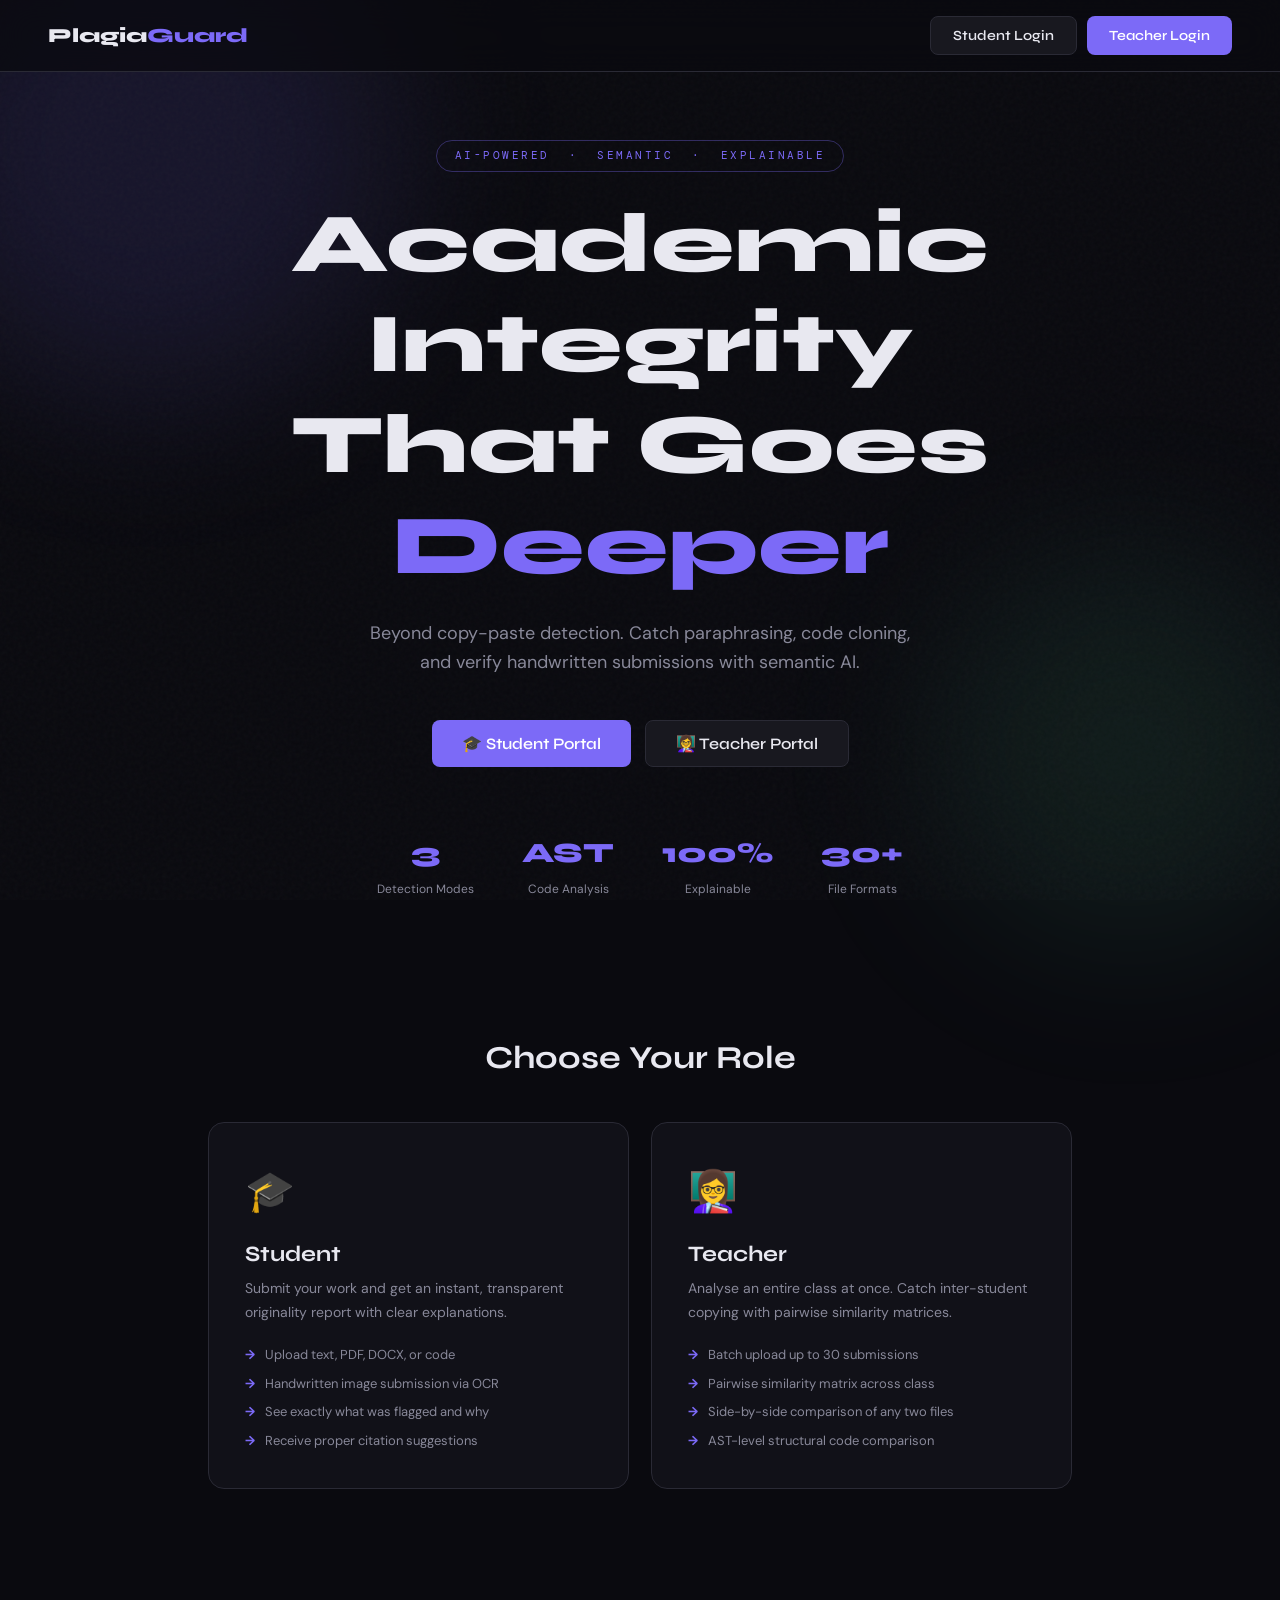
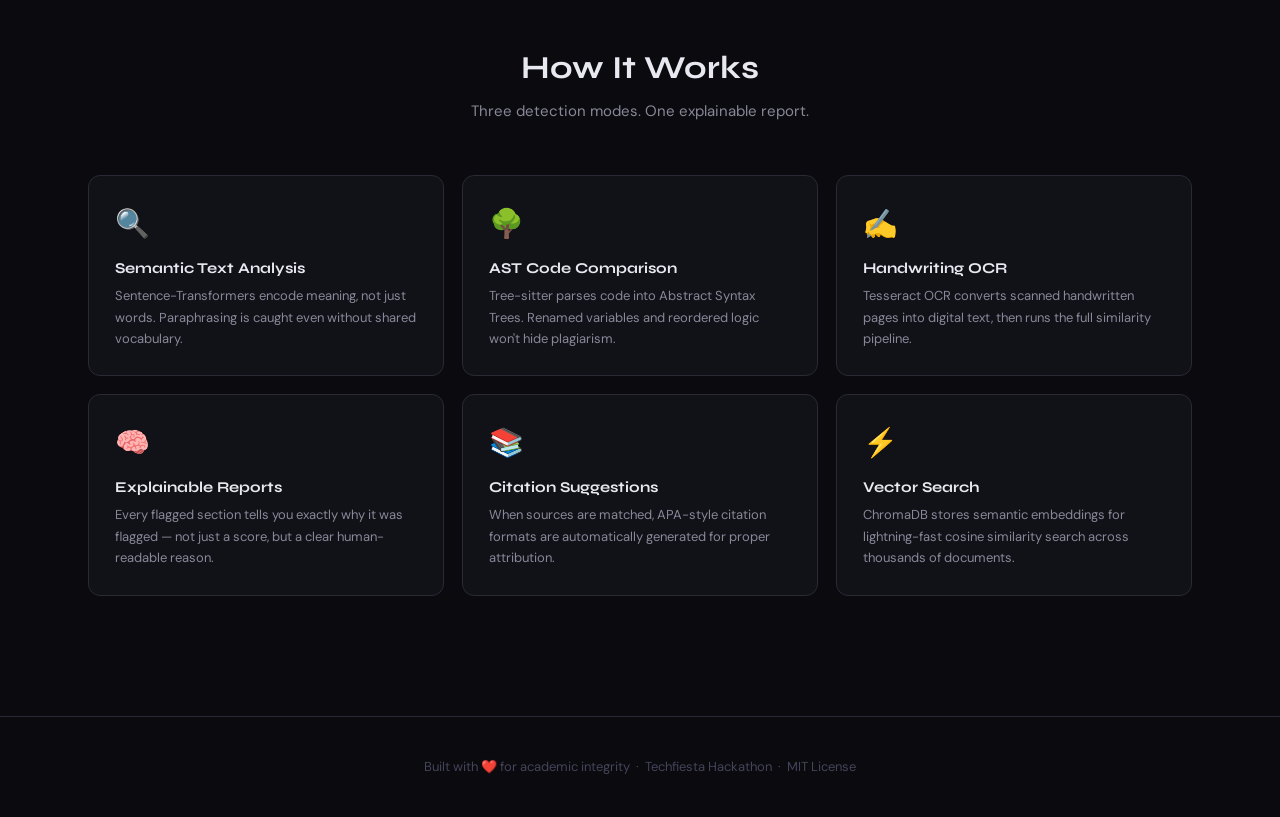
<file: frontend/index.html>
<!DOCTYPE html>
<html lang="en">
<head>
<meta charset="UTF-8"/>
<meta name="viewport" content="width=device-width, initial-scale=1.0"/>
<title>PlagiaGuard — AI Plagiarism Detector</title>
<link rel="stylesheet" href="assets/css/common.css"/>
<style>
body { overflow-x: hidden; }
.noise { position: fixed; inset: 0; pointer-events: none; z-index: 0; opacity: 0.03; background-image: url("data:image/svg+xml,%3Csvg viewBox='0 0 256 256' xmlns='http://www.w3.org/2000/svg'%3E%3Cfilter id='noise'%3E%3CfeTurbulence type='fractalNoise' baseFrequency='0.9' numOctaves='4' stitchTiles='stitch'/%3E%3C/filter%3E%3Crect width='100%25' height='100%25' filter='url(%23noise)'/%3E%3C/svg%3E"); }
.orb { position: fixed; border-radius: 50%; filter: blur(80px); pointer-events: none; z-index: 0; }
.orb1 { width: 500px; height: 500px; background: rgba(124,106,247,0.12); top: -100px; left: -100px; }
.orb2 { width: 400px; height: 400px; background: rgba(93,224,166,0.08); bottom: -50px; right: -50px; }
nav { position: fixed; top: 0; left: 0; right: 0; z-index: 100; display: flex; align-items: center; justify-content: space-between; padding: 16px 48px; backdrop-filter: blur(16px); background: rgba(10,10,15,0.75); border-bottom: 1px solid var(--border); }
.logo { font-family: var(--font-display); font-size: 20px; font-weight: 800; color: var(--text); }
.logo span { color: var(--accent); }
.nav-btns { display: flex; gap: 10px; }
main { position: relative; z-index: 1; padding-top: 80px; }
.hero { min-height: 92vh; display: flex; flex-direction: column; align-items: center; justify-content: center; text-align: center; padding: 60px 24px; }
.kicker { font-family: var(--font-mono); font-size: 11px; letter-spacing: 2.5px; text-transform: uppercase; color: var(--accent); margin-bottom: 22px; padding: 6px 18px; border: 1px solid rgba(124,106,247,0.35); border-radius: 20px; display: inline-block; }
.hero h1 { font-size: clamp(40px, 7vw, 84px); font-weight: 800; margin-bottom: 22px; max-width: 900px; }
.hero h1 em { font-style: normal; color: var(--accent); }
.hero p { font-size: 18px; color: var(--text-dim); max-width: 540px; margin-bottom: 44px; }
.hero-ctas { display: flex; gap: 14px; flex-wrap: wrap; justify-content: center; }
.stats { display: flex; gap: 48px; justify-content: center; margin-top: 64px; }
.stat { text-align: center; }
.stat-num { font-family: var(--font-display); font-size: 28px; font-weight: 800; color: var(--accent); }
.stat-lbl { font-size: 12px; color: var(--text-dim); margin-top: 4px; }
.roles { padding: 80px 48px; max-width: 960px; margin: 0 auto; }
.roles h2 { text-align: center; font-size: 32px; margin-bottom: 44px; }
.roles-grid { display: grid; grid-template-columns: 1fr 1fr; gap: 22px; }
.role-card { background: var(--surface); border: 1px solid var(--border); border-radius: 16px; padding: 36px; cursor: pointer; transition: all 0.25s; text-decoration: none; color: var(--text); display: block; }
.role-card:hover { border-color: var(--accent); transform: translateY(-5px); box-shadow: 0 12px 40px rgba(124,106,247,0.18); color: var(--text); }
.role-icon { font-size: 40px; margin-bottom: 18px; }
.role-card h3 { font-size: 22px; margin-bottom: 10px; }
.role-card p { color: var(--text-dim); font-size: 14px; margin-bottom: 20px; line-height: 1.7; }
.role-features { list-style: none; display: flex; flex-direction: column; gap: 8px; }
.role-features li { font-size: 13px; color: var(--text-dim); display: flex; align-items: center; gap: 10px; }
.role-features li::before { content: "→"; color: var(--accent); font-weight: bold; flex-shrink: 0; }
.features { padding: 80px 48px; max-width: 1200px; margin: 0 auto; }
.features h2 { text-align: center; font-size: 32px; margin-bottom: 12px; }
.features-sub { text-align: center; color: var(--text-dim); margin-bottom: 52px; }
.features-grid { display: grid; grid-template-columns: repeat(3,1fr); gap: 18px; }
.feat { background: var(--surface); border: 1px solid var(--border); border-radius: var(--radius); padding: 26px; transition: border-color 0.2s; }
.feat:hover { border-color: var(--border-bright); }
.feat-icon { font-size: 28px; margin-bottom: 12px; }
.feat h4 { font-size: 15px; margin-bottom: 8px; }
.feat p { font-size: 13px; color: var(--text-dim); line-height: 1.65; }
.modal-overlay { display: none; position: fixed; inset: 0; z-index: 200; background: rgba(0,0,0,0.72); backdrop-filter: blur(6px); align-items: center; justify-content: center; }
.modal-overlay.active { display: flex; }
.modal { background: var(--surface); border: 1px solid var(--border); border-radius: 18px; padding: 40px; width: 100%; max-width: 420px; animation: mIn 0.22s ease; position: relative; }
@keyframes mIn { from{transform:scale(0.93);opacity:0} to{transform:scale(1);opacity:1} }
.modal h2 { font-size: 24px; margin-bottom: 6px; }
.modal-sub { color: var(--text-dim); font-size: 14px; margin-bottom: 26px; }
.form-group { margin-bottom: 14px; }
.form-group label { display: block; font-size: 12px; color: var(--text-dim); margin-bottom: 6px; font-weight: 500; text-transform: uppercase; letter-spacing: 0.5px; }
.rtabs { display: flex; gap: 8px; margin-bottom: 22px; }
.rtab { flex: 1; padding: 9px; border-radius: var(--radius-sm); border: 1px solid var(--border); background: var(--surface2); color: var(--text-dim); cursor: pointer; font-family: var(--font-display); font-size: 13px; font-weight: 600; transition: all 0.2s; }
.rtab.active { border-color: var(--accent); color: var(--accent); background: rgba(124,106,247,0.08); }
.demo-hint { background: var(--surface2); border: 1px solid var(--border); border-radius: var(--radius-sm); padding: 12px 14px; font-size: 11px; color: var(--text-dim); font-family: var(--font-mono); margin-top: 14px; line-height: 1.8; }
.demo-hint strong { color: var(--accent2); }
.modal-close { position: absolute; top: 14px; right: 18px; background: none; border: none; color: var(--text-dim); font-size: 22px; cursor: pointer; line-height: 1; }
.err-msg { font-size: 12px; color: var(--accent3); margin-top: 10px; display: none; }
footer { text-align: center; padding: 40px; color: var(--text-dimmer); font-size: 13px; border-top: 1px solid var(--border); margin-top: 40px; }
@media(max-width:768px){ nav{padding:14px 20px;} .roles-grid,.features-grid{grid-template-columns:1fr;} .roles,.features{padding:50px 20px;} .stats{gap:24px;} }
</style>
</head>
<body>
<div class="noise"></div>
<div class="orb orb1"></div>
<div class="orb orb2"></div>

<nav>
  <div class="logo">Plagia<span>Guard</span></div>
  <div class="nav-btns">
    <button class="btn btn-secondary" onclick="openLogin('student')">Student Login</button>
    <button class="btn btn-primary" onclick="openLogin('teacher')">Teacher Login</button>
  </div>
</nav>

<main>
  <section class="hero">
    <div class="kicker">AI-Powered &nbsp;·&nbsp; Semantic &nbsp;·&nbsp; Explainable</div>
    <h1>Academic Integrity<br/>That Goes <em>Deeper</em></h1>
    <p>Beyond copy-paste detection. Catch paraphrasing, code cloning, and verify handwritten submissions with semantic AI.</p>
    <div class="hero-ctas">
      <button class="btn btn-primary btn-lg" onclick="openLogin('student')">🎓 Student Portal</button>
      <button class="btn btn-secondary btn-lg" onclick="openLogin('teacher')">👩‍🏫 Teacher Portal</button>
    </div>
    <div class="stats">
      <div class="stat"><div class="stat-num">3</div><div class="stat-lbl">Detection Modes</div></div>
      <div class="stat"><div class="stat-num">AST</div><div class="stat-lbl">Code Analysis</div></div>
      <div class="stat"><div class="stat-num">100%</div><div class="stat-lbl">Explainable</div></div>
      <div class="stat"><div class="stat-num">30+</div><div class="stat-lbl">File Formats</div></div>
    </div>
  </section>

  <section class="roles">
    <h2>Choose Your Role</h2>
    <div class="roles-grid">
      <a class="role-card" href="#" onclick="openLogin('student');return false;">
        <div class="role-icon">🎓</div>
        <h3>Student</h3>
        <p>Submit your work and get an instant, transparent originality report with clear explanations.</p>
        <ul class="role-features">
          <li>Upload text, PDF, DOCX, or code</li>
          <li>Handwritten image submission via OCR</li>
          <li>See exactly what was flagged and why</li>
          <li>Receive proper citation suggestions</li>
        </ul>
      </a>
      <a class="role-card" href="#" onclick="openLogin('teacher');return false;">
        <div class="role-icon">👩‍🏫</div>
        <h3>Teacher</h3>
        <p>Analyse an entire class at once. Catch inter-student copying with pairwise similarity matrices.</p>
        <ul class="role-features">
          <li>Batch upload up to 30 submissions</li>
          <li>Pairwise similarity matrix across class</li>
          <li>Side-by-side comparison of any two files</li>
          <li>AST-level structural code comparison</li>
        </ul>
      </a>
    </div>
  </section>

  <section class="features">
    <h2>How It Works</h2>
    <p class="features-sub">Three detection modes. One explainable report.</p>
    <div class="features-grid">
      <div class="feat"><div class="feat-icon">🔍</div><h4>Semantic Text Analysis</h4><p>Sentence-Transformers encode meaning, not just words. Paraphrasing is caught even without shared vocabulary.</p></div>
      <div class="feat"><div class="feat-icon">🌳</div><h4>AST Code Comparison</h4><p>Tree-sitter parses code into Abstract Syntax Trees. Renamed variables and reordered logic won't hide plagiarism.</p></div>
      <div class="feat"><div class="feat-icon">✍️</div><h4>Handwriting OCR</h4><p>Tesseract OCR converts scanned handwritten pages into digital text, then runs the full similarity pipeline.</p></div>
      <div class="feat"><div class="feat-icon">🧠</div><h4>Explainable Reports</h4><p>Every flagged section tells you exactly why it was flagged — not just a score, but a clear human-readable reason.</p></div>
      <div class="feat"><div class="feat-icon">📚</div><h4>Citation Suggestions</h4><p>When sources are matched, APA-style citation formats are automatically generated for proper attribution.</p></div>
      <div class="feat"><div class="feat-icon">⚡</div><h4>Vector Search</h4><p>ChromaDB stores semantic embeddings for lightning-fast cosine similarity search across thousands of documents.</p></div>
    </div>
  </section>
</main>

<footer>Built with ❤️ for academic integrity &nbsp;·&nbsp; Techfiesta Hackathon &nbsp;·&nbsp; MIT License</footer>

<div class="modal-overlay" id="loginModal">
  <div class="modal">
    <button class="modal-close" onclick="closeModal()">✕</button>
    <h2 id="modalTitle">Welcome Back</h2>
    <p class="modal-sub" id="modalSub">Sign in to access your dashboard</p>
    <div class="rtabs">
      <button class="rtab" id="tab-student" onclick="setRole('student')">🎓 Student</button>
      <button class="rtab" id="tab-teacher" onclick="setRole('teacher')">👩‍🏫 Teacher</button>
    </div>
    <div class="form-group" id="groupFullName" style="display: none;">
      <label>Full Name</label>
      <input type="text" id="regFullName" placeholder="Enter your full name" autocomplete="name"/>
    </div>
    <div class="form-group" id="groupUsername" style="display: none;">
      <label>Username</label>
      <input type="text" id="regUsername" placeholder="Enter username (letters, numbers, dots, underscores)" autocomplete="username"/>
    </div>
    <div class="form-group">
      <label>Email</label>
      <input type="email" id="loginUser" placeholder="Enter your email" autocomplete="email"/>
    </div>
    <div class="form-group">
      <label>Password</label>
      <input type="password" id="loginPass" placeholder="Enter password" autocomplete="current-password"/>
    </div>
    <div class="err-msg" id="errMsg"></div>
    <button class="btn btn-primary" style="width:100%;justify-content:center;margin-top:10px;" id="loginBtn" onclick="handleSubmit()">Sign In</button>
    <p class="modal-toggle-text" style="text-align: center; margin-top: 15px; font-size: 13px; color: var(--text-dim);">
      <span id="toggleMessage">Don't have an account?</span> 
      <a href="#" id="toggleLink" onclick="toggleAuthMode(); return false;" style="font-weight: 600;">Register</a>
    </p>
  </div>
</div>

<script src="assets/js/config.js"></script>
<script>
const API = CONFIG.API_BASE_URL;
let selRole = "student";
let isLoginMode = true;

function openLogin(role) {
  selRole = role; setRole(role);
  isLoginMode = true;
  
  document.getElementById("modalTitle").textContent = "Welcome Back";
  document.getElementById("modalSub").textContent = "Sign in to access your dashboard";
  document.getElementById("groupFullName").style.display = "none";
  document.getElementById("groupUsername").style.display = "none";
  document.getElementById("loginBtn").textContent = "Sign In";
  document.getElementById("toggleMessage").textContent = "Don't have an account?";
  document.getElementById("toggleLink").textContent = "Register";
  document.getElementById("errMsg").style.display = "none";

  document.getElementById("loginModal").classList.add("active");
  setTimeout(() => document.getElementById("loginUser").focus(), 100);
}

function closeModal() { document.getElementById("loginModal").classList.remove("active"); }

function setRole(r) {
  selRole = r;
  document.getElementById("tab-student").classList.toggle("active", r === "student");
  document.getElementById("tab-teacher").classList.toggle("active", r === "teacher");
}

function toggleAuthMode() {
  isLoginMode = !isLoginMode;
  const title = document.getElementById("modalTitle");
  const sub = document.getElementById("modalSub");
  const grpFullName = document.getElementById("groupFullName");
  const grpUsername = document.getElementById("groupUsername");
  const btn = document.getElementById("loginBtn");
  const toggleMsg = document.getElementById("toggleMessage");
  const toggleLink = document.getElementById("toggleLink");
  const err = document.getElementById("errMsg");
  err.style.display = "none";

  if (isLoginMode) {
    title.textContent = "Welcome Back";
    sub.textContent = "Sign in to access your dashboard";
    grpFullName.style.display = "none";
    grpUsername.style.display = "none";
    btn.textContent = "Sign In";
    toggleMsg.textContent = "Don't have an account?";
    toggleLink.textContent = "Register";
  } else {
    title.textContent = "Create Account";
    sub.textContent = "Get started with your plagiarism analysis";
    grpFullName.style.display = "block";
    grpUsername.style.display = "block";
    btn.textContent = "Create Account";
    toggleMsg.textContent = "Already have an account?";
    toggleLink.textContent = "Sign In";
  }
}

// Event Listeners for enter keys
document.getElementById("loginPass").addEventListener("keydown", e => { if(e.key==="Enter") handleSubmit(); });
document.getElementById("loginUser").addEventListener("keydown", e => { if(e.key==="Enter") handleSubmit(); });
document.getElementById("regFullName").addEventListener("keydown", e => { if(e.key==="Enter") handleSubmit(); });
document.getElementById("regUsername").addEventListener("keydown", e => { if(e.key==="Enter") handleSubmit(); });

document.getElementById("loginModal").addEventListener("click", e => { if(e.target===e.currentTarget) closeModal(); });

async function handleSubmit() {
  if (isLoginMode) {
    await doLogin();
  } else {
    await doRegister();
  }
}

async function doLogin() {
  const username = document.getElementById("loginUser").value.trim();
  const password = document.getElementById("loginPass").value;
  const btn = document.getElementById("loginBtn");
  const err = document.getElementById("errMsg");
  err.style.display = "none";
  if (!username || !password) { showErr("Please enter your email and password."); return; }
  btn.disabled = true;
  btn.innerHTML = '<span class="spinner"></span>&nbsp;Signing in...';
  try {
    const res = await fetch(API + "/auth/login", {
      method: "POST", headers: {"Content-Type":"application/json"},
      body: JSON.stringify({email: username, password})
    });
    const data = await res.json();
    if (!res.ok) { showErr(data.detail || "Login failed."); return; }
    localStorage.setItem("pg_token", data.access_token);
    localStorage.setItem("pg_role",  data.role);
    localStorage.setItem("pg_name",  data.full_name);
    showToast("Welcome, " + data.full_name + "!", "success");
    setTimeout(() => {
      window.location.href = data.role === "teacher"
        ? "teacher-dashboard/index.html"
        : "student-dashboard/index.html";
    }, 700);
  } catch(e) {
    showErr("Cannot reach server. Is the backend running on port 8000 and is the frontend served from an allowed origin?");
  } finally {
    btn.disabled = false; btn.innerHTML = isLoginMode ? "Sign In" : "Create Account";
  }
}

async function doRegister() {
  const fullName = document.getElementById("regFullName").value.trim();
  const username = document.getElementById("regUsername").value.trim();
  const email = document.getElementById("loginUser").value.trim();
  const password = document.getElementById("loginPass").value;
  const btn = document.getElementById("loginBtn");
  const err = document.getElementById("errMsg");
  err.style.display = "none";

  if (!fullName || !username || !email || !password) { showErr("Please fill in all fields."); return; }
  if (fullName.length < 2) { showErr("Full name must be at least 2 characters."); return; }
  if (username.length < 3) { showErr("Username must be at least 3 characters."); return; }
  
  const usernameRegex = /^[A-Za-z0-9_.-]+$/;
  if (!usernameRegex.test(username)) {
    showErr("Username can only contain letters, numbers, dots, hyphens, and underscores.");
    return;
  }
  if (password.length < 8) { showErr("Password must be at least 8 characters."); return; }

  btn.disabled = true;
  btn.innerHTML = '<span class="spinner"></span>&nbsp;Registering...';
  try {
    const res = await fetch(API + "/auth/register", {
      method: "POST", headers: {"Content-Type":"application/json"},
      body: JSON.stringify({
        full_name: fullName,
        username: username,
        email: email,
        password: password,
        role: selRole
      })
    });
    const data = await res.json();
    if (!res.ok) { showErr(data.detail || "Registration failed."); return; }
    localStorage.setItem("pg_token", data.access_token);
    localStorage.setItem("pg_role",  data.role);
    localStorage.setItem("pg_name",  data.full_name);
    showToast("Registration successful! Welcome, " + data.full_name + "!", "success");
    setTimeout(() => {
      window.location.href = data.role === "teacher"
        ? "teacher-dashboard/index.html"
        : "student-dashboard/index.html";
    }, 700);
  } catch(e) {
    showErr("Cannot reach server. Is the backend running on port 8000?");
  } finally {
    btn.disabled = false; btn.innerHTML = isLoginMode ? "Sign In" : "Create Account";
  }
}

function showErr(msg) {
  const el = document.getElementById("errMsg");
  el.textContent = msg; el.style.display = "block";
}
function showToast(msg, type="info") {
  const t = document.createElement("div");
  t.className = "toast toast-" + type; t.textContent = msg;
  document.body.appendChild(t); setTimeout(() => t.remove(), 3200);
}
</script>
</body>
</html>
</file>
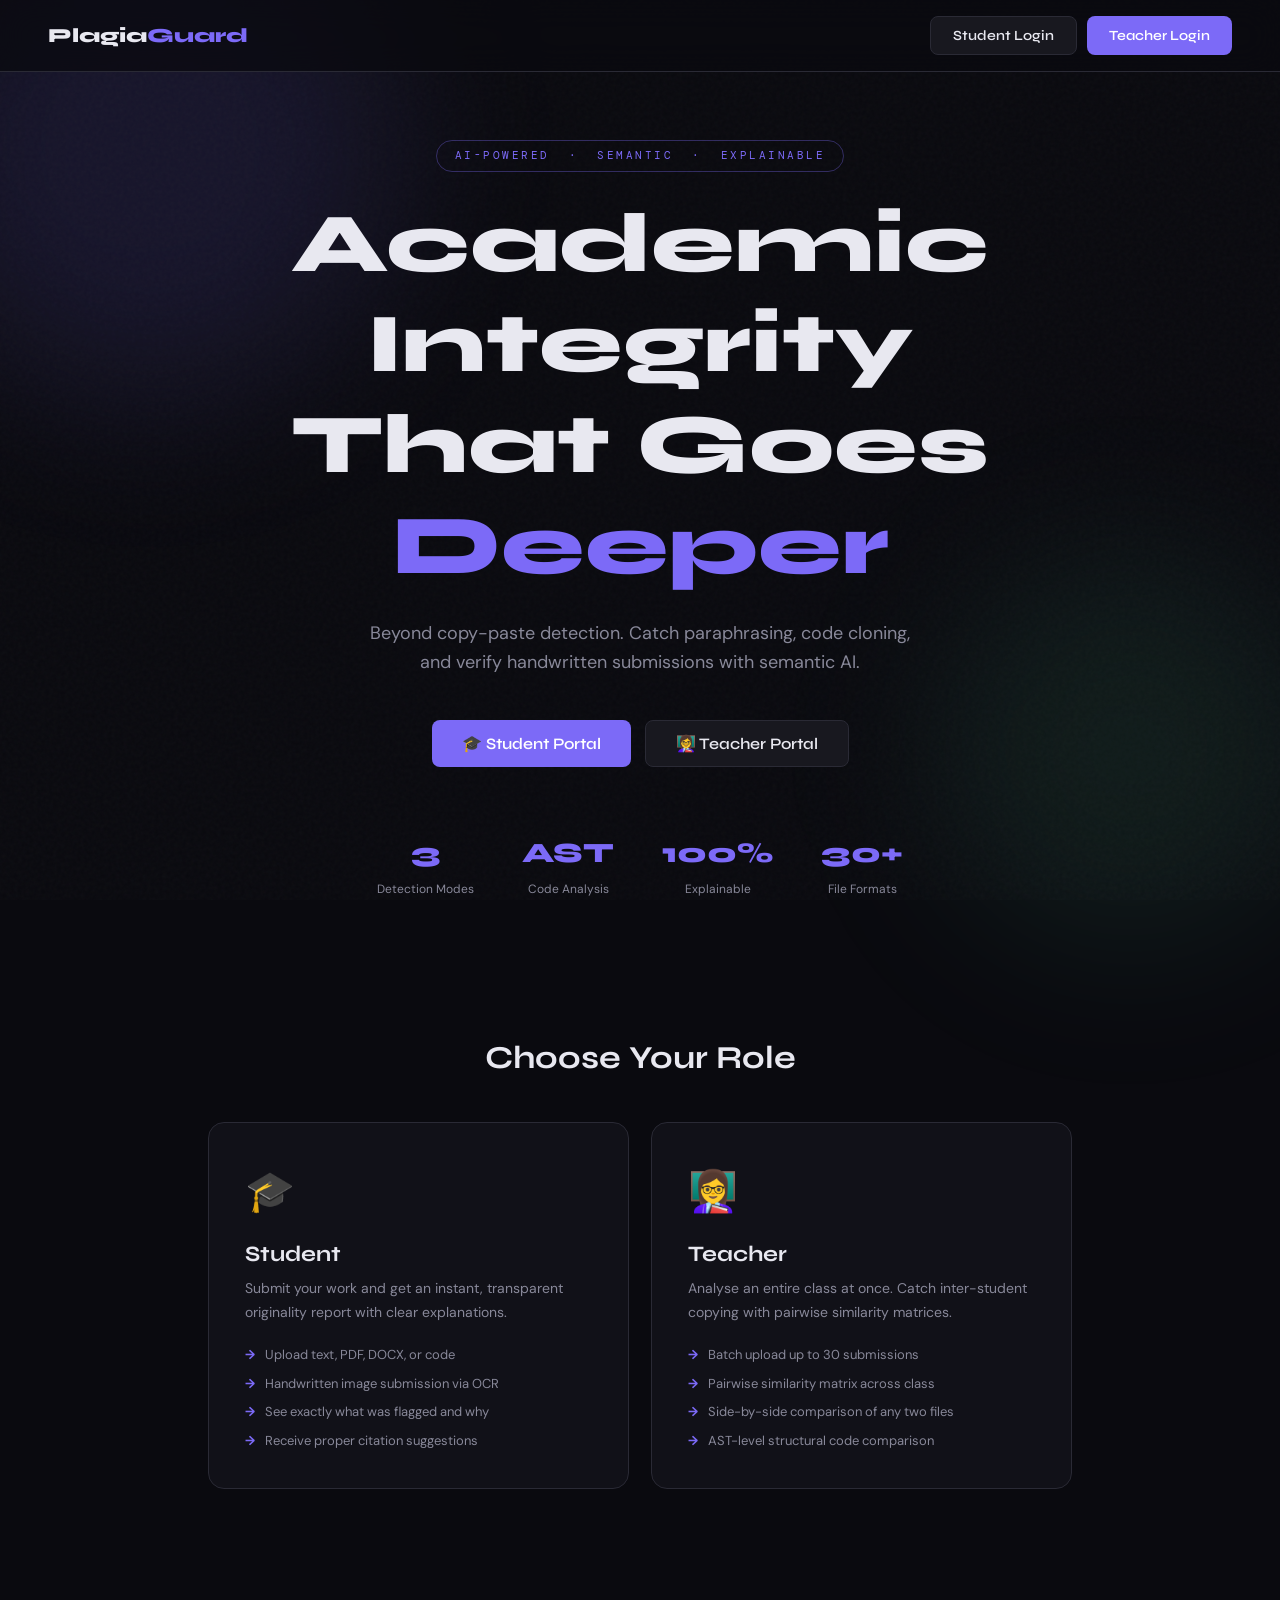
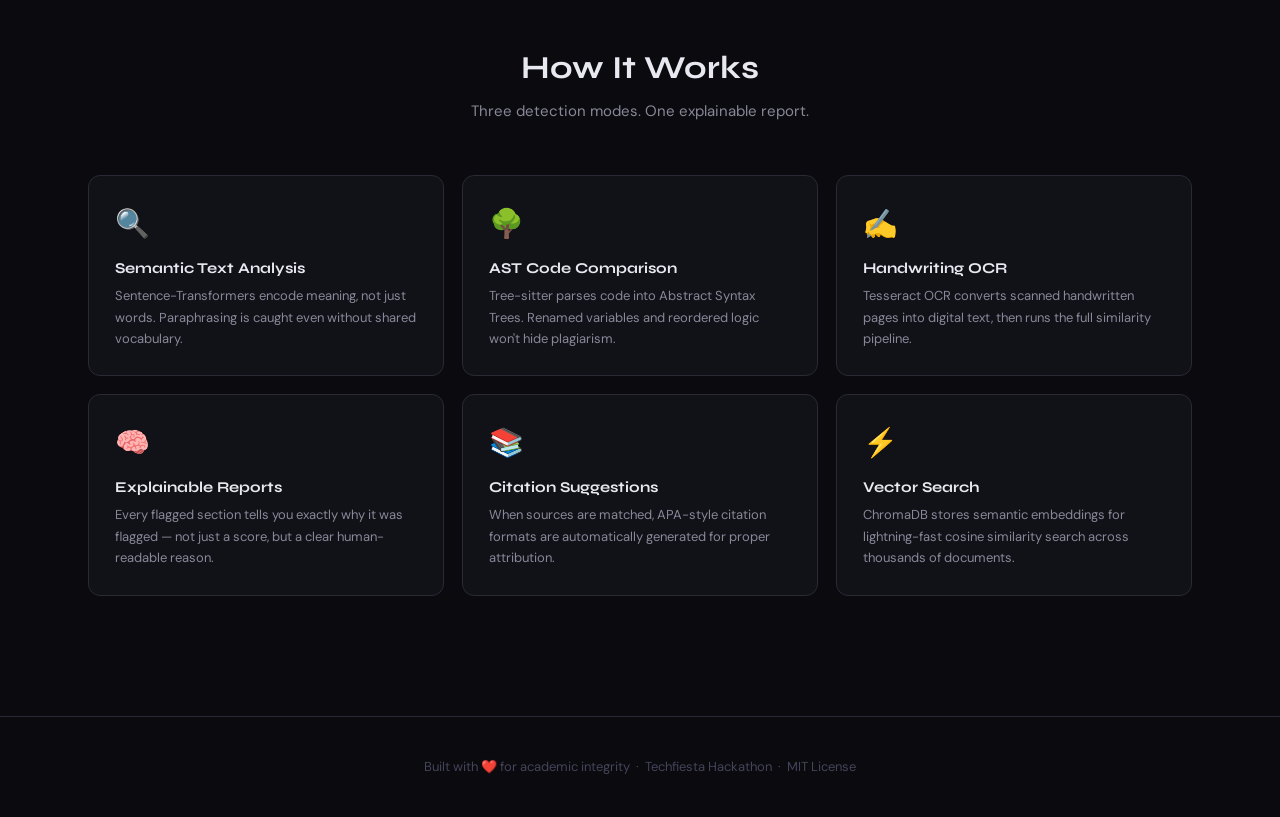
<file: frontend/student-dashboard/index.html>
<!DOCTYPE html>
<html lang="en">
<head>
<meta charset="UTF-8"/>
<meta name="viewport" content="width=device-width, initial-scale=1.0"/>
<title>Student Dashboard — PlagiaGuard</title>
<link rel="stylesheet" href="../assets/css/common.css"/>
<style>
.layout { display: flex; min-height: 100vh; }
.sidebar { width: 240px; flex-shrink: 0; background: var(--surface); border-right: 1px solid var(--border); padding: 24px 0; display: flex; flex-direction: column; position: fixed; top:0; bottom:0; left:0; z-index:50; }
.sidebar-logo { padding: 0 24px 24px; border-bottom: 1px solid var(--border); margin-bottom: 16px; }
.sidebar-logo a { font-family: var(--font-display); font-size: 18px; font-weight: 800; color: var(--text); text-decoration:none; }
.sidebar-logo a span { color: var(--accent); }
.sidebar-user { padding: 12px 20px; margin-bottom: 8px; }
.sidebar-user .u-name { font-size: 14px; font-weight: 600; }
.sidebar-user .u-role { font-size: 11px; color: var(--text-dim); }
.nav-item { display: flex; align-items: center; gap: 10px; padding: 10px 20px; color: var(--text-dim); font-size: 14px; cursor: pointer; transition: all 0.15s; border-left: 3px solid transparent; }
.nav-item:hover { color: var(--text); background: var(--surface2); }
.nav-item.active { color: var(--accent); border-left-color: var(--accent); background: rgba(124,106,247,0.06); }
.nav-icon { font-size: 18px; width: 22px; text-align: center; }
.sidebar-bottom { margin-top: auto; padding: 16px 20px; border-top: 1px solid var(--border); }
.content { margin-left: 240px; flex: 1; padding: 32px 36px; min-height: 100vh; }
.page-header { margin-bottom: 28px; }
.page-header h1 { font-size: 28px; }
.page-header p { color: var(--text-dim); font-size: 14px; margin-top: 4px; }
.tab-panel { display: none; }
.tab-panel.active { display: block; }
.upload-zone { border: 2px dashed var(--border); border-radius: var(--radius); padding: 48px 24px; text-align: center; cursor: pointer; transition: all 0.2s; background: var(--surface); }
.upload-zone:hover, .upload-zone.drag-over { border-color: var(--accent); background: rgba(124,106,247,0.05); }
.upload-zone input { display: none; }
.upload-icon { font-size: 40px; margin-bottom: 14px; }
.upload-zone h3 { font-size: 17px; margin-bottom: 6px; }
.upload-zone p { font-size: 13px; color: var(--text-dim); }
.file-types { display: flex; gap: 6px; justify-content: center; flex-wrap: wrap; margin-top: 14px; }
.form-group { margin-bottom: 16px; }
.form-group label { display: block; font-size: 12px; color: var(--text-dim); margin-bottom: 6px; text-transform: uppercase; letter-spacing: 0.5px; font-weight: 500; }
.char-count { font-size: 11px; color: var(--text-dimmer); text-align: right; margin-top: 4px; font-family: var(--font-mono); }
.result-panel { display: none; margin-top: 28px; }
.result-panel.show { display: block; animation: fadeIn 0.35s ease; }
@keyframes fadeIn { from{opacity:0;transform:translateY(12px)} to{opacity:1;transform:translateY(0)} }
.result-header { display: flex; align-items: center; gap: 24px; background: var(--surface); border: 1px solid var(--border); border-radius: var(--radius); padding: 24px 28px; margin-bottom: 20px; flex-wrap: wrap; }
.score-big { text-align: center; }
.score-num { font-family: var(--font-display); font-size: 52px; font-weight: 800; line-height: 1; }
.score-lbl { font-size: 12px; color: var(--text-dim); text-transform: uppercase; letter-spacing: 1px; margin-top: 4px; }
.result-meta { flex: 1; min-width: 200px; }
.result-meta h2 { font-size: 20px; margin-bottom: 8px; word-break: break-all; }
.verdict-text { font-size: 15px; margin-bottom: 14px; }
.result-bars { display: flex; flex-direction: column; gap: 10px; max-width: 360px; }
.bar-row { display: flex; align-items: center; gap: 12px; }
.bar-label { font-size: 12px; color: var(--text-dim); width: 90px; flex-shrink: 0; }
.bar-val { font-size: 12px; color: var(--text-dim); width: 38px; text-align: right; font-family: var(--font-mono); }
.section-title { font-size: 16px; margin-bottom: 14px; display: flex; align-items: center; gap: 8px; }
.flagged-list { display: flex; flex-direction: column; gap: 10px; margin-bottom: 24px; }
.flagged-item { background: var(--surface); border: 1px solid var(--border); border-left: 3px solid var(--accent3); border-radius: var(--radius-sm); padding: 14px 18px; }
.flagged-item.medium { border-left-color: #ffc850; }
.flagged-item.low { border-left-color: var(--accent2); }
.flagged-top { display: flex; align-items: center; gap: 10px; margin-bottom: 6px; flex-wrap: wrap; }
.flagged-source { font-size: 12px; color: var(--text-dim); font-family: var(--font-mono); }
.flagged-reason { font-size: 13px; color: var(--text-dim); margin-top: 4px; }
.flagged-text { font-size: 12px; color: var(--text-dimmer); font-family: var(--font-mono); margin-top: 6px; border-top: 1px solid var(--border); padding-top: 6px; line-height: 1.5; }
.sources-grid { display: grid; grid-template-columns: repeat(auto-fill, minmax(220px,1fr)); gap: 12px; margin-bottom: 24px; }
.source-card { background: var(--surface); border: 1px solid var(--border); border-radius: var(--radius-sm); padding: 14px 16px; }
.source-name { font-size: 13px; font-weight: 600; margin-bottom: 4px; word-break: break-all; }
.source-score { font-family: var(--font-mono); font-size: 12px; color: var(--text-dim); }
.citations-box { background: var(--surface2); border: 1px solid var(--border); border-radius: var(--radius-sm); padding: 16px 18px; }
.citation-item { font-size: 12px; color: var(--text-dim); font-family: var(--font-mono); padding: 8px 0; border-bottom: 1px solid var(--border); line-height: 1.7; }
.citation-item:last-child { border-bottom: none; }
.summary-box { background: var(--surface); border: 1px solid var(--border); border-radius: var(--radius-sm); padding: 18px 20px; font-size: 14px; color: var(--text-dim); line-height: 1.75; margin-bottom: 20px; }
.loading-overlay { display: none; position: fixed; inset: 0; background: rgba(0,0,0,0.6); z-index: 300; align-items: center; justify-content: center; flex-direction: column; gap: 16px; backdrop-filter: blur(4px); }
.loading-overlay.show { display: flex; }
.loading-text { font-family: var(--font-display); font-size: 16px; color: var(--text); }
.loading-sub { font-size: 13px; color: var(--text-dim); }
.big-spinner { width: 52px; height: 52px; border: 3px solid rgba(124,106,247,0.2); border-top-color: var(--accent); border-radius: 50%; animation: spin 0.8s linear infinite; }
</style>
</head>
<body>
<div class="layout">
  <aside class="sidebar">
    <div class="sidebar-logo"><a href="../index.html">Plagia<span>Guard</span></a></div>
    <div class="sidebar-user">
      <div class="u-name" id="sidebarName">Student</div>
      <div class="u-role">Student Account</div>
    </div>
    <nav>
      <div class="nav-item active" onclick="showTab('text')"        id="nav-text"><span class="nav-icon">📝</span>Text Check</div>
      <div class="nav-item"        onclick="showTab('file')"        id="nav-file"><span class="nav-icon">📄</span>File Upload</div>
      <div class="nav-item"        onclick="showTab('code')"        id="nav-code"><span class="nav-icon">💻</span>Code Check</div>
      <div class="nav-item"        onclick="showTab('handwritten')" id="nav-handwritten"><span class="nav-icon">✍️</span>Handwritten</div>
    </nav>
    <div class="sidebar-bottom">
      <button class="btn btn-secondary" style="width:100%;justify-content:center;" onclick="logout()">Sign Out</button>
    </div>
  </aside>

  <main class="content">
    <!-- TEXT -->
    <div class="tab-panel active" id="panel-text">
      <div class="page-header"><h1>Text Plagiarism Check</h1><p>Paste your text for instant semantic similarity analysis.</p></div>
      <div class="card">
        <div class="form-group">
          <label>Your Text</label>
          <textarea id="textInput" placeholder="Paste your essay, paragraph, or any text here..." oninput="updateCharCount()" rows="10"></textarea>
          <div class="char-count"><span id="charCount">0</span> characters</div>
        </div>
        <button class="btn btn-primary btn-lg" onclick="checkText()">🔍 Analyse Text</button>
      </div>
      <div class="result-panel" id="result-text"></div>
    </div>

    <!-- FILE -->
    <div class="tab-panel" id="panel-file">
      <div class="page-header"><h1>File Upload Check</h1><p>Upload a PDF, DOCX, or TXT file for plagiarism analysis.</p></div>
      <div class="card">
        <div class="upload-zone" id="fileZone" onclick="document.getElementById('fileInput').click()"
             ondragover="dragOver(event,'fileZone')" ondragleave="dragLeave('fileZone')"
             ondrop="dropFile(event,'fileInput','fileLabel','fileZone')">
          <input type="file" id="fileInput" accept=".pdf,.docx,.txt,.pptx,.html" onchange="fileSelected('fileInput','fileLabel')"/>
          <div class="upload-icon">📄</div>
          <h3>Drop your file here</h3>
          <p id="fileLabel">or click to browse</p>
          <div class="file-types">
            <span class="tag">PDF</span><span class="tag">DOCX</span><span class="tag">TXT</span><span class="tag">PPTX</span><span class="tag">HTML</span>
          </div>
        </div>
        <button class="btn btn-primary btn-lg" style="margin-top:20px;" onclick="checkFile()">🔍 Analyse File</button>
      </div>
      <div class="result-panel" id="result-file"></div>
    </div>

    <!-- CODE -->
    <div class="tab-panel" id="panel-code">
      <div class="page-header"><h1>Code Plagiarism Check</h1><p>Paste source code for AST-based structural similarity analysis.</p></div>
      <div class="card">
        <div class="form-group">
          <label>Language</label>
          <select id="codeLang" style="max-width:200px;">
            <option value="python">Python</option>
            <option value="javascript">JavaScript</option>
            <option value="java">Java</option>
            <option value="c">C</option>
            <option value="cpp">C++</option>
          </select>
        </div>
        <div class="form-group">
          <label>Source Code</label>
          <textarea id="codeInput" placeholder="Paste your source code here..." style="font-family:var(--font-mono);font-size:13px;" rows="14"></textarea>
        </div>
        <button class="btn btn-primary btn-lg" onclick="checkCode()">🔍 Analyse Code</button>
      </div>
      <div class="result-panel" id="result-code"></div>
    </div>

    <!-- HANDWRITTEN -->
    <div class="tab-panel" id="panel-handwritten">
      <div class="page-header"><h1>Handwritten Submission</h1><p>Upload a scanned handwritten page for OCR + plagiarism check.</p></div>
      <div class="card">
        <div class="upload-zone" id="hwZone" onclick="document.getElementById('hwInput').click()"
             ondragover="dragOver(event,'hwZone')" ondragleave="dragLeave('hwZone')"
             ondrop="dropFile(event,'hwInput','hwLabel','hwZone')">
          <input type="file" id="hwInput" accept=".jpg,.jpeg,.png,.bmp,.tiff,.webp" onchange="fileSelected('hwInput','hwLabel')"/>
          <div class="upload-icon">✍️</div>
          <h3>Drop your handwritten image</h3>
          <p id="hwLabel">or click to browse — JPG, PNG, TIFF</p>
          <div class="file-types">
            <span class="tag">JPG</span><span class="tag">PNG</span><span class="tag">TIFF</span><span class="tag">BMP</span>
          </div>
        </div>
        <p style="font-size:13px;color:var(--text-dim);margin-top:14px;">⚠️ Requires Tesseract OCR installed on the server. Use high-contrast, well-lit scans for best results.</p>
        <button class="btn btn-primary btn-lg" style="margin-top:16px;" onclick="checkHandwritten()">🔍 Extract &amp; Analyse</button>
      </div>
      <div class="result-panel" id="result-hw"></div>
    </div>
  </main>
</div>

<div class="loading-overlay" id="loadingOverlay">
  <div class="big-spinner"></div>
  <div class="loading-text" id="loadingText">Analysing...</div>
  <div class="loading-sub" id="loadingSub">Running semantic similarity search</div>
</div>

<script src="../assets/js/config.js"></script>
<script>
const API = CONFIG.API_BASE_URL;
const name = localStorage.getItem("pg_name");
const role = localStorage.getItem("pg_role");
if (!name || role !== "student") window.location.href = "../index.html";
document.getElementById("sidebarName").textContent = name || "Student";

function logout() { localStorage.clear(); window.location.href = "../index.html"; }

function showTab(tab) {
  document.querySelectorAll(".tab-panel").forEach(p => p.classList.remove("active"));
  document.querySelectorAll(".nav-item").forEach(n => n.classList.remove("active"));
  document.getElementById("panel-" + tab).classList.add("active");
  document.getElementById("nav-" + tab).classList.add("active");
}

function updateCharCount() {
  document.getElementById("charCount").textContent = document.getElementById("textInput").value.length;
}

function showLoading(text, sub) {
  document.getElementById("loadingText").textContent = text || "Analysing...";
  document.getElementById("loadingSub").textContent  = sub  || "";
  document.getElementById("loadingOverlay").classList.add("show");
}
function hideLoading() { document.getElementById("loadingOverlay").classList.remove("show"); }

function dragOver(e, id) { e.preventDefault(); document.getElementById(id).classList.add("drag-over"); }
function dragLeave(id)   { document.getElementById(id).classList.remove("drag-over"); }
function dropFile(e, inputId, labelId, zoneId) {
  e.preventDefault(); dragLeave(zoneId);
  const file = e.dataTransfer.files[0];
  if (!file) return;
  const dt = new DataTransfer(); dt.items.add(file);
  document.getElementById(inputId).files = dt.files;
  fileSelected(inputId, labelId);
}
function fileSelected(inputId, labelId) {
  const f = document.getElementById(inputId).files[0];
  if (f) document.getElementById(labelId).textContent = f.name + " (" + (f.size/1024).toFixed(1) + " KB)";
}

async function checkText() {
  const content = document.getElementById("textInput").value.trim();
  if (!content || content.length < 50) { showToast("Enter at least 50 characters.", "error"); return; }
  showLoading("Analysing text...", "Encoding semantics and searching corpus");
  try {
    const res  = await authFetch(API + "/student/check/text", {
      method: "POST", headers: {"Content-Type":"application/json"},
      body: JSON.stringify({content, mode: "semantic"})
    });
    const data = await res.json();
    if (!res.ok) { showToast(data.detail || "Error", "error"); return; }
    renderReport(data, "result-text");
  } catch(e) { showToast("Server unreachable.", "error"); }
  finally { hideLoading(); }
}

async function checkFile() {
  const file = document.getElementById("fileInput").files[0];
  if (!file) { showToast("Select a file first.", "error"); return; }
  showLoading("Processing file...", "Extracting text and running analysis");
  const fd = new FormData(); fd.append("file", file);
  try {
    const res  = await authFetch(API + "/student/check/file", { method: "POST", body: fd });
    const data = await res.json();
    if (!res.ok) { showToast(data.detail || "Error", "error"); return; }
    renderReport(data, "result-file");
  } catch(e) { showToast("Server unreachable.", "error"); }
  finally { hideLoading(); }
}

async function checkCode() {
  const code     = document.getElementById("codeInput").value.trim();
  const language = document.getElementById("codeLang").value;
  if (!code || code.length < 20) { showToast("Enter at least 20 characters of code.", "error"); return; }
  showLoading("Analysing code...", "Parsing AST structure and comparing");
  try {
    const res  = await authFetch(API + "/student/check/code", {
      method: "POST", headers: {"Content-Type":"application/json"},
      body: JSON.stringify({code, language})
    });
    const data = await res.json();
    if (!res.ok) { showToast(data.detail || "Error", "error"); return; }
    renderCodeReport(data, "result-code");
  } catch(e) { showToast("Server unreachable.", "error"); }
  finally { hideLoading(); }
}

async function checkHandwritten() {
  const file = document.getElementById("hwInput").files[0];
  if (!file) { showToast("Select an image first.", "error"); return; }
  showLoading("Processing handwriting...", "Running OCR and similarity analysis");
  const fd = new FormData(); fd.append("file", file);
  try {
    const res  = await authFetch(API + "/student/check/handwritten", { method: "POST", body: fd });
    const data = await res.json();
    if (!res.ok) { showToast(data.detail || "Error", "error"); return; }
    renderReport(data, "result-hw");
  } catch(e) { showToast("Server unreachable.", "error"); }
  finally { hideLoading(); }
}

/* ---- Render helpers ---- */
function scoreColor(s)  { return s >= 60 ? "var(--accent3)" : s >= 30 ? "#ffc850" : "var(--accent2)"; }
function originColor(s) { return s >= 70 ? "var(--accent2)" : s >= 50 ? "#ffc850" : "var(--accent3)"; }
function badgeClass(s)  { return s >= 60 ? "badge-red" : s >= 35 ? "badge-yellow" : "badge-green"; }
function flagClass(s)   { return s >= 0.75 ? "" : s >= 0.50 ? "medium" : "low"; }

function renderReport(data, containerId) {
  const plag    = data.plagiarism_score  || 0;
  const orig    = data.originality_score || 100;
  const flagged = data.flagged_sections  || [];
  const sources = data.matched_sources   || [];
  const cites   = data.citations         || [];

  let html = `
  <div class="result-header">
    <div class="score-big">
      <div class="score-num" style="color:${scoreColor(plag)}">${plag.toFixed(1)}%</div>
      <div class="score-lbl">Plagiarism</div>
    </div>
    <div style="width:1px;height:80px;background:var(--border);flex-shrink:0;"></div>
    <div class="score-big">
      <div class="score-num" style="color:${originColor(orig)}">${orig.toFixed(1)}%</div>
      <div class="score-lbl">Originality</div>
    </div>
    <div class="result-meta">
      <h2>${data.filename || "Submission"}</h2>
      <div class="verdict-text">
        <span class="badge ${badgeClass(plag)}">${data.verdict || ""}</span>
        &nbsp;<span style="font-size:13px;color:var(--text-dim);">Confidence: ${data.confidence || "—"}</span>
      </div>
      <div class="result-bars">
        <div class="bar-row">
          <span class="bar-label">Plagiarism</span>
          <div class="progress-bar" style="flex:1">
            <div class="progress-bar-fill ${plag>=60?'red':plag>=30?'yellow':'green'}" style="width:${plag}%"></div>
          </div>
          <span class="bar-val">${plag.toFixed(1)}%</span>
        </div>
        <div class="bar-row">
          <span class="bar-label">Original</span>
          <div class="progress-bar" style="flex:1">
            <div class="progress-bar-fill green" style="width:${orig}%"></div>
          </div>
          <span class="bar-val">${orig.toFixed(1)}%</span>
        </div>
      </div>
    </div>
  </div>`;

  if (data.summary) html += `<div class="summary-box">${data.summary}</div>`;

  if (flagged.length > 0) {
    html += `<div class="section-title">⚠️ Flagged Sections <span class="badge badge-red">${flagged.length}</span></div><div class="flagged-list">`;
    flagged.forEach(f => {
      const pct = (f.match_score * 100).toFixed(0);
      html += `<div class="flagged-item ${flagClass(f.match_score)}">
        <div class="flagged-top">
          <span class="badge badge-red">${pct}% match</span>
          <span class="flagged-source">← ${f.url ? `<a href="${f.url}" target="_blank" style="text-decoration: underline; color: var(--accent);">${f.matched_source}</a>` : f.matched_source}</span>
        </div>
        <div class="flagged-reason">${f.reason}</div>
        ${f.matched_text ? `<div class="flagged-text">"${f.matched_text.substring(0,180)}..."</div>` : ""}
      </div>`;
    });
    html += `</div>`;
  } else {
    html += `<div class="flagged-item low" style="border-left-color:var(--accent2);margin-bottom:20px;">
      <div class="flagged-top"><span class="badge badge-green">✓ No Significant Flags</span></div>
      <div class="flagged-reason">No sections exceeded the similarity threshold.</div>
    </div>`;
  }

  if (sources.length > 0) {
    html += `<div class="section-title">📚 Matched Sources</div><div class="sources-grid">`;
    sources.forEach(s => {
      const raw = s.max_similarity ?? s.similarity ?? 0;
      const pct = (raw > 1 ? raw : raw * 100).toFixed(1);
      html += `<div class="source-card">
        <div class="source-name">${s.url ? `<a href="${s.url}" target="_blank" style="text-decoration: underline; color: var(--accent);">${s.source_document}</a>` : s.source_document}</div>
        <div class="source-score">${pct}% similarity · ${s.matched_chunks || 1} chunk(s)</div>
      </div>`;
    });
    html += `</div>`;
  }

  if (cites.length > 0) {
    html += `<div class="section-title">📌 Citation Suggestions</div><div class="citations-box">`;
    cites.forEach(c => { html += `<div class="citation-item">${c}</div>`; });
    html += `</div>`;
  }

  const el = document.getElementById(containerId);
  el.innerHTML = html; el.classList.add("show");
  el.scrollIntoView({behavior:"smooth", block:"start"});
}

function renderCodeReport(data, containerId) {
  const plag   = data.plagiarism_score  || 0;
  const orig   = data.originality_score || 100;
  const blocks = data.flagged_blocks    || [];
  const sources= data.matched_sources   || [];

  let html = `
  <div class="result-header">
    <div class="score-big">
      <div class="score-num" style="color:${scoreColor(plag)}">${plag.toFixed(1)}%</div>
      <div class="score-lbl">Plagiarism</div>
    </div>
    <div style="width:1px;height:80px;background:var(--border);flex-shrink:0;"></div>
    <div class="score-big">
      <div class="score-num" style="color:${originColor(orig)}">${orig.toFixed(1)}%</div>
      <div class="score-lbl">Originality</div>
    </div>
    <div class="result-meta">
      <h2>Code — <span class="tag">${data.language || "python"}</span></h2>
      <div class="verdict-text"><span class="badge ${badgeClass(plag)}">${data.verdict || ""}</span></div>
      <div style="font-size:13px;color:var(--text-dim);margin-top:8px;">
        ${data.functions_analysed || 0} function(s) analysed · ${blocks.length} block(s) flagged
      </div>
    </div>
  </div>`;

  if (data.summary) html += `<div class="summary-box">${data.summary}</div>`;

  if (blocks.length > 0) {
    html += `<div class="section-title">⚠️ Flagged Code Blocks <span class="badge badge-red">${blocks.length}</span></div><div class="flagged-list">`;
    blocks.forEach(b => {
      const pct = (b.match_score * 100).toFixed(0);
      html += `<div class="flagged-item ${flagClass(b.match_score)}">
        <div class="flagged-top">
          <span class="badge badge-red">${pct}% match</span>
          <span class="tag">Lines ${b.lines}</span>
          ${b.function_name ? `<span class="tag">fn: ${b.function_name}</span>` : ""}
          <span class="flagged-source">← ${b.url ? `<a href="${b.url}" target="_blank" style="text-decoration: underline; color: var(--accent);">${b.matched_source}</a>` : b.matched_source}</span>
        </div>
        <div class="flagged-reason">${b.reason}</div>
      </div>`;
    });
    html += `</div>`;
  } else {
    html += `<div class="flagged-item low" style="border-left-color:var(--accent2);margin-bottom:20px;">
      <div class="flagged-top"><span class="badge badge-green">✓ No Structural Matches Found</span></div>
    </div>`;
  }

  if (sources.length > 0) {
    html += `<div class="section-title">📚 Matched Sources</div><div class="sources-grid">`;
    sources.forEach(s => {
      const raw = s.max_similarity ?? 0;
      const pct = (raw > 1 ? raw : raw * 100).toFixed(1);
      html += `<div class="source-card"><div class="source-name">${s.url ? `<a href="${s.url}" target="_blank" style="text-decoration: underline; color: var(--accent);">${s.source_document}</a>` : s.source_document}</div><div class="source-score">${pct}% similarity</div></div>`;
    });
    html += `</div>`;
  }

  const el = document.getElementById(containerId);
  el.innerHTML = html; el.classList.add("show");
  el.scrollIntoView({behavior:"smooth", block:"start"});
}

function showToast(msg, type="info") {
  const t = document.createElement("div");
  t.className = "toast toast-" + type; t.textContent = msg;
  document.body.appendChild(t); setTimeout(() => t.remove(), 3500);
}
</script>
</body>
</html>
</file>
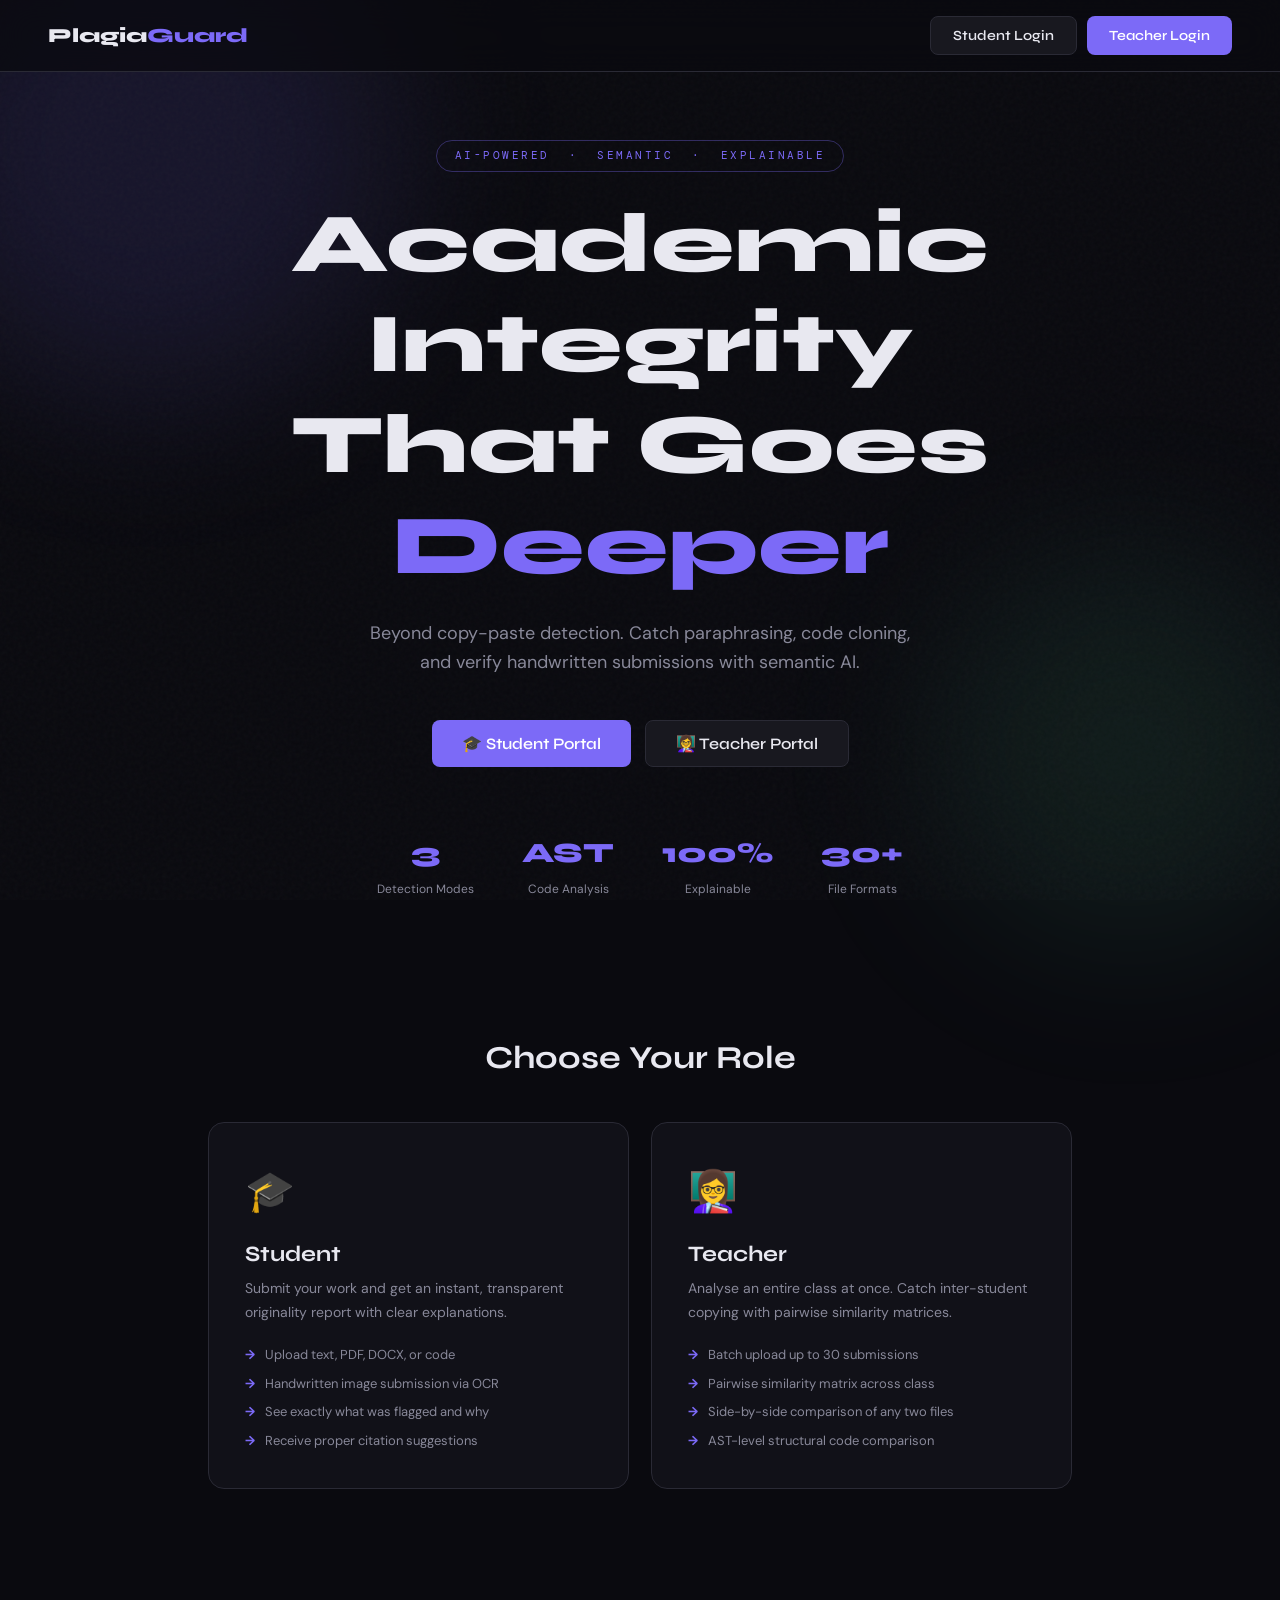
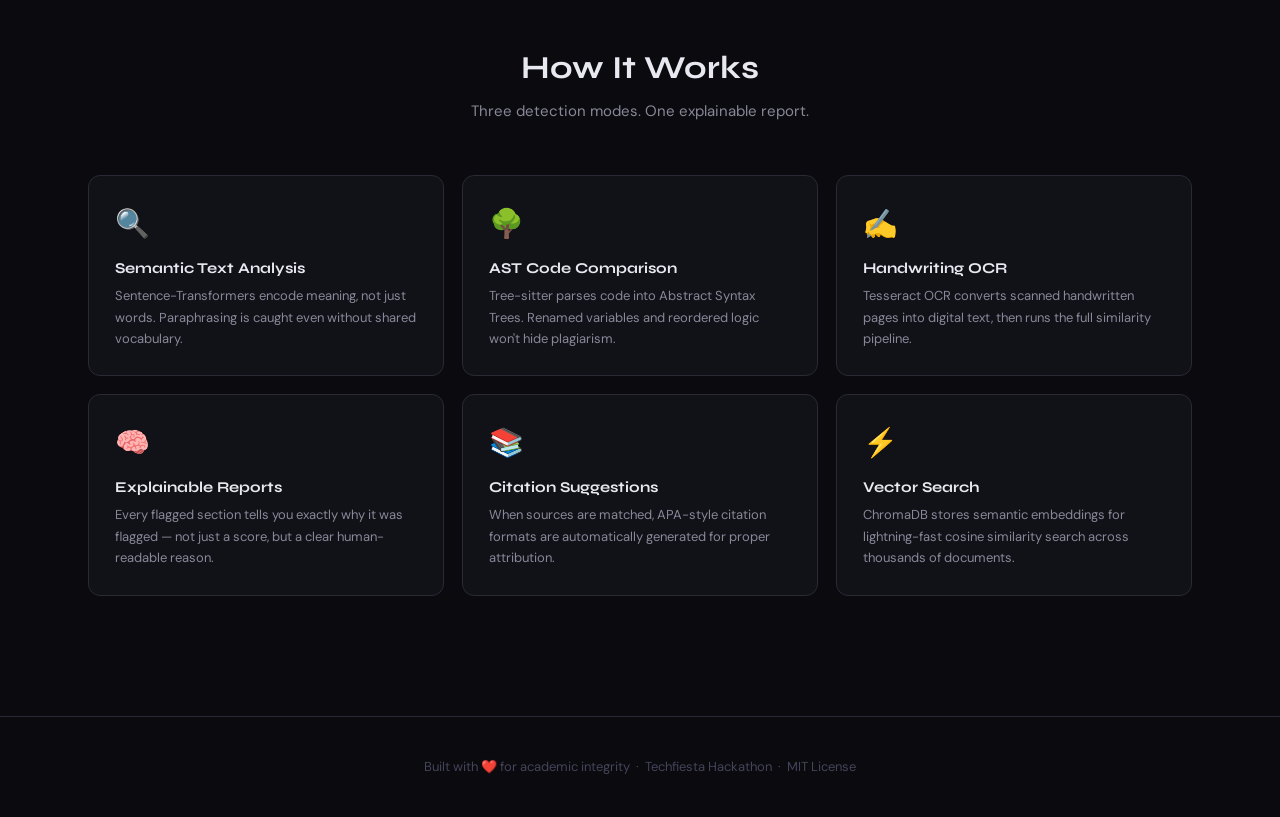
<file: frontend/teacher-dashboard/index.html>
<!DOCTYPE html>
<html lang="en">
<head>
<meta charset="UTF-8"/>
<meta name="viewport" content="width=device-width, initial-scale=1.0"/>
<title>Teacher Dashboard — PlagiaGuard</title>
<link rel="stylesheet" href="../assets/css/common.css"/>
<style>
.layout { display: flex; min-height: 100vh; }
.sidebar { width: 240px; flex-shrink: 0; background: var(--surface); border-right: 1px solid var(--border); padding: 24px 0; display: flex; flex-direction: column; position: fixed; top:0; bottom:0; left:0; z-index:50; }
.sidebar-logo { padding: 0 24px 24px; border-bottom: 1px solid var(--border); margin-bottom: 16px; }
.sidebar-logo a { font-family: var(--font-display); font-size: 18px; font-weight: 800; color: var(--text); text-decoration:none; }
.sidebar-logo a span { color: var(--accent); }
.sidebar-user { padding: 12px 20px; margin-bottom: 8px; }
.sidebar-user .u-name { font-size: 14px; font-weight: 600; }
.sidebar-user .u-role { font-size: 11px; color: var(--text-dim); }
.nav-item { display: flex; align-items: center; gap: 10px; padding: 10px 20px; color: var(--text-dim); font-size: 14px; cursor: pointer; transition: all 0.15s; border-left: 3px solid transparent; }
.nav-item:hover { color: var(--text); background: var(--surface2); }
.nav-item.active { color: var(--accent); border-left-color: var(--accent); background: rgba(124,106,247,0.06); }
.nav-icon { font-size: 18px; width: 22px; text-align: center; }
.sidebar-bottom { margin-top: auto; padding: 16px 20px; border-top: 1px solid var(--border); }
.content { margin-left: 240px; flex: 1; padding: 32px 36px; }
.page-header { margin-bottom: 28px; }
.page-header h1 { font-size: 28px; }
.page-header p { color: var(--text-dim); font-size: 14px; margin-top: 4px; }
.tab-panel { display: none; }
.tab-panel.active { display: block; }
.upload-zone { border: 2px dashed var(--border); border-radius: var(--radius); padding: 44px 24px; text-align: center; cursor: pointer; transition: all 0.2s; background: var(--surface); }
.upload-zone:hover, .upload-zone.drag-over { border-color: var(--accent); background: rgba(124,106,247,0.05); }
.upload-icon { font-size: 40px; margin-bottom: 14px; }
.upload-zone h3 { font-size: 17px; margin-bottom: 6px; }
.upload-zone p { font-size: 13px; color: var(--text-dim); }
.file-queue { margin-top: 16px; display: flex; flex-direction: column; gap: 8px; }
.file-chip { background: var(--surface2); border: 1px solid var(--border); border-radius: var(--radius-sm); padding: 8px 14px; display: flex; align-items: center; justify-content: space-between; font-size: 13px; }
.file-chip .fname { font-family: var(--font-mono); color: var(--text-dim); }
.file-chip .fsize { font-size: 11px; color: var(--text-dimmer); }
.rm-btn { background: none; border: none; color: var(--accent3); cursor: pointer; font-size: 16px; padding: 0 4px; }
.results-table { width: 100%; border-collapse: collapse; font-size: 14px; margin-top: 8px; }
.results-table th { text-align: left; font-size: 11px; text-transform: uppercase; letter-spacing: 0.5px; color: var(--text-dim); padding: 8px 12px; border-bottom: 2px solid var(--border); font-family: var(--font-display); }
.results-table td { padding: 10px 12px; border-bottom: 1px solid var(--border); vertical-align: middle; }
.results-table tr:hover td { background: var(--surface2); }
.score-pill { display: inline-block; padding: 3px 10px; border-radius: 20px; font-family: var(--font-mono); font-size: 12px; font-weight: 600; }
.score-pill.high { background: rgba(240,107,107,0.15); color: var(--accent3); }
.score-pill.med  { background: rgba(255,200,80,0.15);  color: #ffc850; }
.score-pill.low  { background: rgba(93,224,166,0.15);  color: var(--accent2); }
.matrix-grid { display: flex; flex-direction: column; gap: 8px; }
.matrix-row { display: flex; align-items: center; gap: 12px; background: var(--surface); border: 1px solid var(--border); border-radius: var(--radius-sm); padding: 12px 16px; }
.matrix-row.danger { border-color: var(--accent3); background: rgba(240,107,107,0.05); }
.pair-names { flex: 1; font-size: 13px; }
.pair-a { font-weight: 600; }
.pair-b { color: var(--text-dim); }
.pair-sim { font-family: var(--font-mono); font-size: 14px; font-weight: 700; }
.pair-sim.high { color: var(--accent3); }
.pair-sim.med  { color: #ffc850; }
.pair-sim.low  { color: var(--accent2); }
.compare-grid { display: grid; grid-template-columns: 1fr 1fr; gap: 20px; margin-bottom: 20px; }
.compare-file { background: var(--surface); border: 1px solid var(--border); border-radius: var(--radius); padding: 20px; }
.compare-file h4 { font-size: 12px; text-transform: uppercase; letter-spacing: 0.5px; color: var(--text-dim); margin-bottom: 12px; }
.compare-upload { border: 2px dashed var(--border); border-radius: var(--radius-sm); padding: 30px 16px; text-align: center; cursor: pointer; font-size: 13px; color: var(--text-dim); transition: all 0.2s; }
.compare-upload:hover { border-color: var(--accent); color: var(--accent); }
.compare-upload input { display: none; }
.compare-result { margin-top: 20px; display: none; animation: fadeIn 0.3s ease; }
.compare-result.show { display: block; }
@keyframes fadeIn { from{opacity:0;transform:translateY(10px)} to{opacity:1;transform:translateY(0)} }
.cmp-score-banner { background: var(--surface); border: 1px solid var(--border); border-radius: var(--radius); padding: 24px 28px; display: flex; align-items: center; gap: 24px; margin-bottom: 20px; flex-wrap: wrap; }
.cmp-big-score { font-family: var(--font-display); font-size: 56px; font-weight: 800; line-height: 1; }
.preview-grid { display: grid; grid-template-columns: 1fr 1fr; gap: 16px; }
.preview-box { background: var(--surface2); border: 1px solid var(--border); border-radius: var(--radius-sm); padding: 14px; }
.preview-box h4 { font-size: 12px; text-transform: uppercase; letter-spacing: 0.5px; color: var(--text-dim); margin-bottom: 8px; }
.preview-text { font-family: var(--font-mono); font-size: 12px; color: var(--text-dim); line-height: 1.7; white-space: pre-wrap; max-height: 280px; overflow-y: auto; }
.flagged-list { display: flex; flex-direction: column; gap: 8px; margin-bottom: 16px; }
.flagged-item { background: var(--surface); border: 1px solid var(--border); border-left: 3px solid var(--accent3); border-radius: var(--radius-sm); padding: 12px 16px; }
.flagged-item.medium { border-left-color: #ffc850; }
.flagged-item.low { border-left-color: var(--accent2); }
.fi-top { display: flex; align-items: center; gap: 8px; margin-bottom: 4px; flex-wrap: wrap; }
.fi-reason { font-size: 13px; color: var(--text-dim); }
.section-title { font-size: 16px; margin-bottom: 14px; display: flex; align-items: center; gap: 8px; }
.stat-row { display: grid; grid-template-columns: repeat(4,1fr); gap: 16px; margin-bottom: 28px; }
.stat-box { background: var(--surface); border: 1px solid var(--border); border-radius: var(--radius-sm); padding: 18px 20px; text-align: center; }
.stat-box .sn { font-family: var(--font-display); font-size: 32px; font-weight: 800; }
.stat-box .sl { font-size: 12px; color: var(--text-dim); margin-top: 4px; text-transform: uppercase; letter-spacing: 0.5px; }
.loading-overlay { display: none; position: fixed; inset: 0; background: rgba(0,0,0,0.65); z-index: 300; align-items: center; justify-content: center; flex-direction: column; gap: 16px; backdrop-filter: blur(4px); }
.loading-overlay.show { display: flex; }
.loading-text { font-family: var(--font-display); font-size: 16px; color: var(--text); }
.loading-sub { font-size: 13px; color: var(--text-dim); }
.big-spinner { width: 52px; height: 52px; border: 3px solid rgba(124,106,247,0.2); border-top-color: var(--accent); border-radius: 50%; animation: spin 0.8s linear infinite; }
@media(max-width:768px){ .compare-grid,.preview-grid,.stat-row{grid-template-columns:1fr;} }
</style>
</head>
<body>
<div class="layout">
  <aside class="sidebar">
    <div class="sidebar-logo"><a href="../index.html">Plagia<span>Guard</span></a></div>
    <div class="sidebar-user">
      <div class="u-name" id="sidebarName">Teacher</div>
      <div class="u-role">Teacher Account</div>
    </div>
    <nav>
      <div class="nav-item active" onclick="showTab('batch')"   id="nav-batch"><span class="nav-icon">📦</span>Batch Analysis</div>
      <div class="nav-item"        onclick="showTab('compare')" id="nav-compare"><span class="nav-icon">⚖️</span>Compare Two Files</div>
      <div class="nav-item"        onclick="showTab('code')"    id="nav-code"><span class="nav-icon">💻</span>Compare Code</div>
    </nav>
    <div class="sidebar-bottom">
      <button class="btn btn-secondary" style="width:100%;justify-content:center;" onclick="logout()">Sign Out</button>
    </div>
  </aside>

  <main class="content">
    <!-- BATCH -->
    <div class="tab-panel active" id="panel-batch">
      <div class="page-header"><h1>Batch Submission Analysis</h1><p>Upload all student files at once for individual scores and inter-student similarity.</p></div>
      <div class="card" style="margin-bottom:20px;">
        <div class="upload-zone" id="batchZone" onclick="document.getElementById('batchInput').click()"
             ondragover="dragOver(event,'batchZone')" ondragleave="dragLeave('batchZone')"
             ondrop="batchDrop(event)">
          <input type="file" id="batchInput" multiple accept=".pdf,.docx,.txt,.pptx,.html" onchange="batchFilesAdded()"/>
          <div class="upload-icon">📦</div>
          <h3>Drop all student submissions here</h3>
          <p>Up to 30 files — PDF, DOCX, TXT, PPTX, HTML</p>
        </div>
        <div class="file-queue" id="fileQueue"></div>
        <div style="margin-top:18px;display:flex;gap:12px;align-items:center;flex-wrap:wrap;">
          <button class="btn btn-primary btn-lg" onclick="runBatch()">🔍 Analyse All</button>
          <button class="btn btn-secondary" onclick="clearBatch()">Clear Files</button>
          <span id="batchCount" style="font-size:13px;color:var(--text-dim);"></span>
        </div>
      </div>
      <div id="batchResults" style="display:none;">
        <div class="stat-row" id="statRow"></div>
        <div class="card" style="margin-bottom:20px;">
          <div class="section-title">📋 Individual Results</div>
          <table class="results-table">
            <thead><tr><th>File</th><th>Plagiarism</th><th>Originality</th><th>Verdict</th><th>Flags</th></tr></thead>
            <tbody id="resultsTableBody"></tbody>
          </table>
        </div>
        <div class="card" id="matrixCard" style="display:none;">
          <div class="section-title">🔗 Pairwise Similarity <span id="matrixBadge" class="badge badge-purple"></span></div>
          <p style="font-size:13px;color:var(--text-dim);margin-bottom:16px;">Similarity between pairs of submitted files. Red border = likely inter-student copying.</p>
          <div class="matrix-grid" id="matrixGrid"></div>
        </div>
      </div>
    </div>

    <!-- COMPARE TWO -->
    <div class="tab-panel" id="panel-compare">
      <div class="page-header"><h1>Side-by-Side Comparison</h1><p>Compare any two files and get a detailed similarity breakdown.</p></div>
      <div class="compare-grid">
        <div class="compare-file">
          <h4>File A</h4>
          <div class="compare-upload" onclick="document.getElementById('cmpA').click()">
            <input type="file" id="cmpA" accept=".pdf,.docx,.txt,.pptx,.html" onchange="cmpFileSelected('cmpA','lblA')"/>
            <div style="font-size:28px;margin-bottom:8px;">📄</div>
            <div id="lblA">Click to select File A</div>
          </div>
        </div>
        <div class="compare-file">
          <h4>File B</h4>
          <div class="compare-upload" onclick="document.getElementById('cmpB').click()">
            <input type="file" id="cmpB" accept=".pdf,.docx,.txt,.pptx,.html" onchange="cmpFileSelected('cmpB','lblB')"/>
            <div style="font-size:28px;margin-bottom:8px;">📄</div>
            <div id="lblB">Click to select File B</div>
          </div>
        </div>
      </div>
      <button class="btn btn-primary btn-lg" onclick="runCompare()">⚖️ Compare Files</button>
      <div class="compare-result" id="compareResult"></div>
    </div>

    <!-- CODE COMPARE -->
    <div class="tab-panel" id="panel-code">
      <div class="page-header"><h1>Code Structural Comparison</h1><p>AST-based structural comparison of two code submissions.</p></div>
      <div class="compare-grid">
        <div class="compare-file">
          <h4>Code File A</h4>
          <div class="compare-upload" onclick="document.getElementById('codeA').click()">
            <input type="file" id="codeA" accept=".py,.js,.java,.c,.cpp,.ts" onchange="cmpFileSelected('codeA','lblCA')"/>
            <div style="font-size:28px;margin-bottom:8px;">💻</div>
            <div id="lblCA">Click to select Code A</div>
          </div>
        </div>
        <div class="compare-file">
          <h4>Code File B</h4>
          <div class="compare-upload" onclick="document.getElementById('codeB').click()">
            <input type="file" id="codeB" accept=".py,.js,.java,.c,.cpp,.ts" onchange="cmpFileSelected('codeB','lblCB')"/>
            <div style="font-size:28px;margin-bottom:8px;">💻</div>
            <div id="lblCB">Click to select Code B</div>
          </div>
        </div>
      </div>
      <button class="btn btn-primary btn-lg" onclick="runCodeCompare()">🌳 Compare AST Structure</button>
      <div class="compare-result" id="codeCompareResult"></div>
    </div>
  </main>
</div>

<div class="loading-overlay" id="loadingOverlay">
  <div class="big-spinner"></div>
  <div class="loading-text" id="loadingText">Processing...</div>
  <div class="loading-sub" id="loadingSub">This may take a moment for large batches</div>
</div>

<script src="../assets/js/config.js"></script>
<script>
const API = CONFIG.API_BASE_URL;
const name = localStorage.getItem("pg_name");
const role = localStorage.getItem("pg_role");
if (!name || role !== "teacher") window.location.href = "../index.html";
document.getElementById("sidebarName").textContent = name || "Teacher";

function logout() { localStorage.clear(); window.location.href = "../index.html"; }

function showTab(tab) {
  document.querySelectorAll(".tab-panel").forEach(p => p.classList.remove("active"));
  document.querySelectorAll(".nav-item").forEach(n => n.classList.remove("active"));
  document.getElementById("panel-" + tab).classList.add("active");
  document.getElementById("nav-" + tab).classList.add("active");
}
function showLoading(text, sub) {
  document.getElementById("loadingText").textContent = text || "Processing...";
  document.getElementById("loadingSub").textContent  = sub  || "";
  document.getElementById("loadingOverlay").classList.add("show");
}
function hideLoading() { document.getElementById("loadingOverlay").classList.remove("show"); }
function showToast(msg, type="info") {
  const t = document.createElement("div");
  t.className = "toast toast-" + type; t.textContent = msg;
  document.body.appendChild(t); setTimeout(() => t.remove(), 3500);
}
function dragOver(e, id) { e.preventDefault(); document.getElementById(id).classList.add("drag-over"); }
function dragLeave(id)   { document.getElementById(id).classList.remove("drag-over"); }

/* ---- Batch ---- */
let batchFiles = [];
function batchDrop(e) {
  e.preventDefault(); dragLeave("batchZone");
  Array.from(e.dataTransfer.files).forEach(f => {
    if (!batchFiles.find(x => x.name === f.name)) batchFiles.push(f);
  });
  renderQueue();
}
function batchFilesAdded() {
  const inp = document.getElementById("batchInput");
  Array.from(inp.files).forEach(f => {
    if (!batchFiles.find(x => x.name === f.name)) batchFiles.push(f);
  });
  inp.value = ""; renderQueue();
}
function renderQueue() {
  document.getElementById("fileQueue").innerHTML = batchFiles.map((f,i) =>
    `<div class="file-chip">
      <span class="fname">${f.name}</span>
      <span class="fsize">${(f.size/1024).toFixed(1)} KB</span>
      <button class="rm-btn" onclick="removeFile(${i})">✕</button>
    </div>`).join("");
  document.getElementById("batchCount").textContent =
    batchFiles.length ? batchFiles.length + " file(s) selected" : "";
}
function removeFile(i) { batchFiles.splice(i,1); renderQueue(); }
function clearBatch()  {
  batchFiles = []; renderQueue();
  document.getElementById("batchResults").style.display = "none";
}

async function runBatch() {
  if (batchFiles.length < 2) { showToast("Upload at least 2 files.", "error"); return; }
  showLoading("Analysing " + batchFiles.length + " files...", "Running similarity checks — please wait");
  const fd = new FormData();
  batchFiles.forEach(f => fd.append("files", f));
  try {
    const res  = await authFetch(API + "/teacher/batch/upload", { method: "POST", body: fd });
    const data = await res.json();
    if (!res.ok) { showToast(data.detail || "Error", "error"); return; }
    renderBatchResults(data);
  } catch(e) { showToast("Server unreachable.", "error"); }
  finally { hideLoading(); }
}

function scoreClass(s) { return s >= 60 ? "high" : s >= 30 ? "med" : "low"; }
function verdictBadge(v) {
  if (!v) return "";
  if (v.includes("High") || v.includes("Likely")) return `<span class="badge badge-red">${v}</span>`;
  if (v.includes("Suspicious")) return `<span class="badge badge-yellow">${v}</span>`;
  return `<span class="badge badge-green">${v}</span>`;
}

function renderBatchResults(data) {
  const results  = data.results || [];
  const matrix   = data.pairwise_similarities || [];
  const analysed = results.filter(r => r.plagiarism_score !== null);
  const avgPlag  = analysed.length
    ? (analysed.reduce((a,r) => a + r.plagiarism_score, 0) / analysed.length).toFixed(1) : 0;
  const highCount = analysed.filter(r => r.plagiarism_score >= 60).length;

  document.getElementById("statRow").innerHTML = `
    <div class="stat-box"><div class="sn">${data.total_files}</div><div class="sl">Files Uploaded</div></div>
    <div class="stat-box"><div class="sn">${data.analysed}</div><div class="sl">Analysed</div></div>
    <div class="stat-box"><div class="sn" style="color:var(--accent3)">${highCount}</div><div class="sl">High Risk</div></div>
    <div class="stat-box"><div class="sn">${avgPlag}%</div><div class="sl">Avg Plagiarism</div></div>`;

  document.getElementById("resultsTableBody").innerHTML = results.map(r =>
    r.plagiarism_score !== null
      ? `<tr>
          <td style="font-family:var(--font-mono);font-size:13px;">${r.filename}</td>
          <td><span class="score-pill ${scoreClass(r.plagiarism_score)}">${r.plagiarism_score.toFixed(1)}%</span></td>
          <td><span class="score-pill ${scoreClass(100-r.plagiarism_score)}">${r.originality_score.toFixed(1)}%</span></td>
          <td>${verdictBadge(r.verdict)}</td>
          <td style="color:var(--text-dim);font-size:13px;">${r.flagged_count} section(s)</td>
        </tr>`
      : `<tr>
          <td style="font-family:var(--font-mono);font-size:13px;">${r.filename}</td>
          <td colspan="4" style="color:var(--accent3);font-size:13px;">${r.error}</td>
        </tr>`
  ).join("");

  if (matrix.length > 0) {
    document.getElementById("matrixCard").style.display = "block";
    document.getElementById("matrixBadge").textContent  = matrix.length + " pairs";
    document.getElementById("matrixGrid").innerHTML = matrix.map(m => {
      const cls = m.similarity >= 60 ? "high" : m.similarity >= 35 ? "med" : "low";
      return `<div class="matrix-row ${m.flag ? 'danger' : ''}">
        <div class="pair-names">
          <span class="pair-a">${m.file_a}</span>
          <span style="color:var(--text-dimmer);margin:0 6px;">vs</span>
          <span class="pair-b">${m.file_b}</span>
        </div>
        <span class="pair-sim ${cls}">${m.similarity}%</span>
        ${m.flag ? '<span class="badge badge-red">⚠️ High Risk</span>' : ''}
      </div>`;
    }).join("");
  }

  document.getElementById("batchResults").style.display = "block";
  document.getElementById("batchResults").scrollIntoView({behavior:"smooth"});
}

/* ---- Compare ---- */
function cmpFileSelected(inputId, labelId) {
  const f = document.getElementById(inputId).files[0];
  if (f) document.getElementById(labelId).textContent = f.name;
}

async function runCompare() {
  const a = document.getElementById("cmpA").files[0];
  const b = document.getElementById("cmpB").files[0];
  if (!a || !b) { showToast("Select both files first.", "error"); return; }
  showLoading("Comparing files...", "Extracting text and computing similarity");
  const fd = new FormData(); fd.append("file_a", a); fd.append("file_b", b);
  try {
    const res  = await authFetch(API + "/teacher/compare", { method: "POST", body: fd });
    const data = await res.json();
    if (!res.ok) { showToast(data.detail || "Error", "error"); return; }
    renderCompareResult(data, "compareResult");
  } catch(e) { showToast("Server unreachable.", "error"); }
  finally { hideLoading(); }
}

async function runCodeCompare() {
  const a = document.getElementById("codeA").files[0];
  const b = document.getElementById("codeB").files[0];
  if (!a || !b) { showToast("Select both code files first.", "error"); return; }
  showLoading("Comparing code structure...", "Parsing AST and computing n-gram similarity");
  const fd = new FormData(); fd.append("file_a", a); fd.append("file_b", b);
  try {
    const res  = await authFetch(API + "/teacher/compare/code", { method: "POST", body: fd });
    const data = await res.json();
    if (!res.ok) { showToast(data.detail || "Error", "error"); return; }
    renderCompareResult(data, "codeCompareResult", true);
  } catch(e) { showToast("Server unreachable.", "error"); }
  finally { hideLoading(); }
}

function renderCompareResult(data, containerId, isCode=false) {
  const sim   = data.overall_similarity ?? data.structural_similarity ?? 0;
  const color = sim >= 60 ? "var(--accent3)" : sim >= 35 ? "#ffc850" : "var(--accent2)";
  const flagsA = data.flagged_in_a    || data.flagged_blocks_a || [];
  const flagsB = data.flagged_in_b    || data.flagged_blocks_b || [];

  let html = `<div class="cmp-score-banner">
    <div class="cmp-big-score" style="color:${color}">${sim.toFixed(1)}%</div>
    <div>
      <div style="font-size:17px;font-family:var(--font-display);font-weight:700;">${data.verdict || ""}</div>
      <div style="font-size:13px;color:var(--text-dim);margin-top:6px;">${data.file_a} &nbsp;vs&nbsp; ${data.file_b}</div>
      ${isCode ? `<div style="font-size:12px;color:var(--text-dim);margin-top:4px;">${data.functions_in_a||0} fn(s) in A · ${data.functions_in_b||0} fn(s) in B</div>` : ""}
    </div>
  </div>`;

  const renderFlags = (flags, label) => {
    let s = `<div><div class="section-title" style="font-size:14px;">⚠️ ${label}</div>`;
    if (!flags.length) {
      s += `<div style="font-size:13px;color:var(--text-dim);">No flags found.</div>`;
    } else {
      flags.slice(0,5).forEach(f => {
        const pct = ((f.match_score||0)*100).toFixed(0);
        const cls = f.match_score >= 0.75 ? "" : f.match_score >= 0.5 ? "medium" : "low";
        s += `<div class="flagged-item ${cls}">
          <div class="fi-top">
            <span class="badge badge-red">${pct}%</span>
            ${f.lines ? `<span class="tag">Lines ${f.lines}</span>` : ""}
            <span style="font-size:12px;color:var(--text-dim);">← ${f.url ? `<a href="${f.url}" target="_blank" style="text-decoration: underline; color: var(--accent);">${f.matched_source}</a>` : (f.matched_source||"")}</span>
          </div>
          <div class="fi-reason">${f.reason||""}</div>
        </div>`;
      });
    }
    return s + `</div>`;
  };

  if (flagsA.length || flagsB.length) {
    html += `<div style="display:grid;grid-template-columns:1fr 1fr;gap:16px;margin-bottom:16px;">
      ${renderFlags(flagsA, "Flags in " + data.file_a)}
      ${renderFlags(flagsB, "Flags in " + data.file_b)}
    </div>`;
  }

  if (data.preview_a || data.preview_b) {
    html += `<div class="preview-grid">
      <div class="preview-box"><h4>${data.file_a}</h4><div class="preview-text">${escHtml(data.preview_a||"")}</div></div>
      <div class="preview-box"><h4>${data.file_b}</h4><div class="preview-text">${escHtml(data.preview_b||"")}</div></div>
    </div>`;
  }

  const el = document.getElementById(containerId);
  el.innerHTML = html; el.classList.add("show");
  el.scrollIntoView({behavior:"smooth"});
}

function escHtml(s) {
  return s.replace(/&/g,"&amp;").replace(/</g,"&lt;").replace(/>/g,"&gt;");
}
</script>
</body>
</html>
</file>
<file: frontend/assets/css/common.css>
@import url('https://fonts.googleapis.com/css2?family=Syne:wght@400;600;700;800&family=DM+Mono:wght@300;400;500&family=DM+Sans:ital,wght@0,300;0,400;0,500;1,400&display=swap');

:root {
  --bg: #0a0a0f; --surface: #111118; --surface2: #18181f;
  --border: #2a2a35; --border-bright: #3d3d52;
  --accent: #7c6af7; --accent2: #5de0a6; --accent3: #f06b6b;
  --text: #e8e8f0; --text-dim: #888899; --text-dimmer: #44445a;
  --font-display: 'Syne', sans-serif;
  --font-body: 'DM Sans', sans-serif;
  --font-mono: 'DM Mono', monospace;
  --radius: 12px; --radius-sm: 8px;
  --shadow: 0 4px 24px rgba(0,0,0,0.4);
  --shadow-accent: 0 0 32px rgba(124,106,247,0.2);
}
*, *::before, *::after { box-sizing: border-box; margin: 0; padding: 0; }
body { background: var(--bg); color: var(--text); font-family: var(--font-body); font-size: 15px; line-height: 1.6; min-height: 100vh; }
a { color: var(--accent); text-decoration: none; }
a:hover { color: var(--accent2); }
h1,h2,h3,h4 { font-family: var(--font-display); font-weight: 700; line-height: 1.2; }
::-webkit-scrollbar { width: 6px; }
::-webkit-scrollbar-track { background: var(--bg); }
::-webkit-scrollbar-thumb { background: var(--border-bright); border-radius: 3px; }
.btn { display: inline-flex; align-items: center; gap: 8px; padding: 10px 22px; border-radius: var(--radius-sm); font-family: var(--font-display); font-size: 14px; font-weight: 600; cursor: pointer; border: none; transition: all 0.2s; white-space: nowrap; }
.btn-primary { background: var(--accent); color: #fff; }
.btn-primary:hover { background: #9585ff; box-shadow: var(--shadow-accent); transform: translateY(-1px); }
.btn-secondary { background: var(--surface2); color: var(--text); border: 1px solid var(--border); }
.btn-secondary:hover { border-color: var(--accent); color: var(--accent); }
.btn-success { background: var(--accent2); color: #0a0a0f; }
.btn-danger { background: var(--accent3); color: #fff; }
.btn:disabled { opacity: 0.45; cursor: not-allowed; transform: none !important; }
.btn-lg { padding: 13px 30px; font-size: 16px; }
.card { background: var(--surface); border: 1px solid var(--border); border-radius: var(--radius); padding: 24px; }
.badge { display: inline-block; padding: 3px 10px; border-radius: 20px; font-size: 12px; font-weight: 600; font-family: var(--font-display); }
.badge-green  { background: rgba(93,224,166,0.15); color: var(--accent2); }
.badge-red    { background: rgba(240,107,107,0.15); color: var(--accent3); }
.badge-yellow { background: rgba(255,200,80,0.15);  color: #ffc850; }
.badge-purple { background: rgba(124,106,247,0.15); color: var(--accent); }
input, textarea, select { background: var(--surface2); border: 1px solid var(--border); border-radius: var(--radius-sm); color: var(--text); font-family: var(--font-body); font-size: 14px; padding: 10px 14px; width: 100%; outline: none; transition: border-color 0.2s; }
input:focus, textarea:focus, select:focus { border-color: var(--accent); }
textarea { resize: vertical; min-height: 120px; }
.divider { border: none; border-top: 1px solid var(--border); margin: 24px 0; }
.spinner { width: 20px; height: 20px; border-radius: 50%; border: 2px solid rgba(255,255,255,0.2); border-top-color: currentColor; animation: spin 0.7s linear infinite; display: inline-block; }
@keyframes spin { to { transform: rotate(360deg); } }
.progress-bar { height: 6px; border-radius: 3px; background: var(--surface2); overflow: hidden; }
.progress-bar-fill { height: 100%; border-radius: 3px; transition: width 0.8s ease; background: var(--accent); }
.progress-bar-fill.green  { background: var(--accent2); }
.progress-bar-fill.red    { background: var(--accent3); }
.progress-bar-fill.yellow { background: #ffc850; }
.tag { display: inline-block; padding: 2px 8px; border-radius: 4px; font-family: var(--font-mono); font-size: 11px; background: var(--surface2); color: var(--text-dim); border: 1px solid var(--border); }
.toast { position: fixed; bottom: 24px; right: 24px; z-index: 999; padding: 12px 20px; border-radius: var(--radius-sm); font-family: var(--font-display); font-size: 14px; font-weight: 600; box-shadow: var(--shadow); animation: slideUp 0.3s ease; max-width: 340px; }
.toast-success { background: var(--accent2); color: #0a0a0f; }
.toast-error   { background: var(--accent3); color: #fff; }
.toast-info    { background: var(--accent);  color: #fff; }
@keyframes slideUp { from{transform:translateY(20px);opacity:0} to{transform:translateY(0);opacity:1} }
</file>
